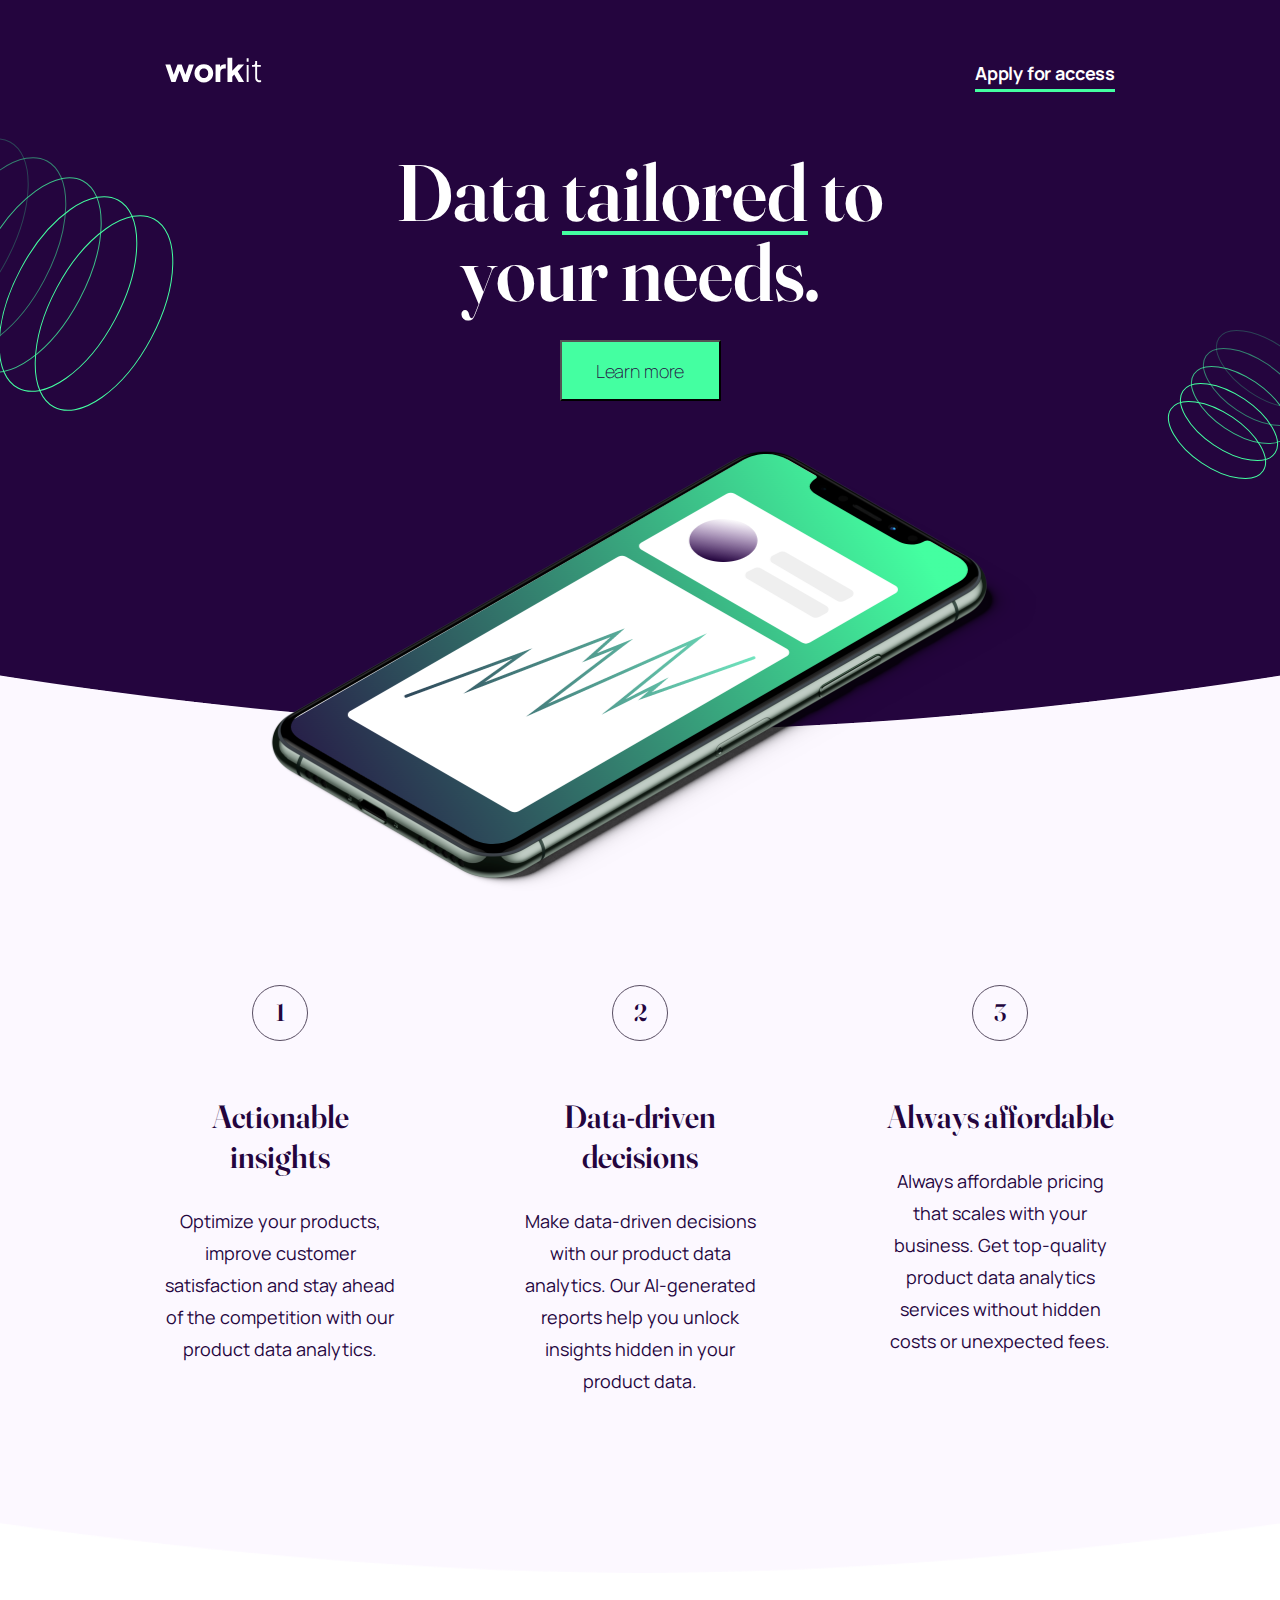
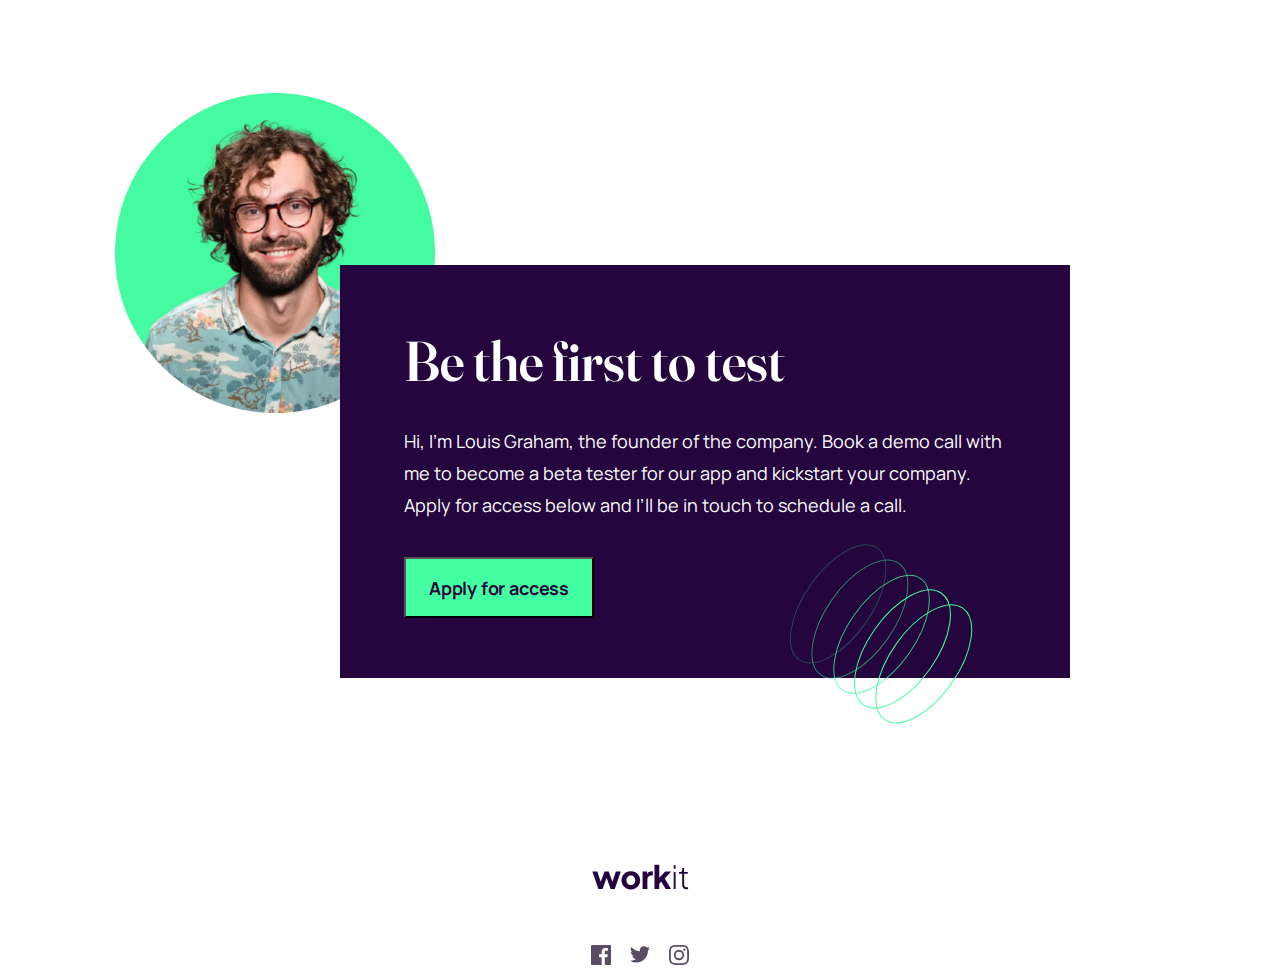
<file: index.html>
<!DOCTYPE html>
<html lang="en">

<head>
  <meta charset="UTF-8">
  <meta name="viewport" content="width=device-width, initial-scale=1.0">

  <link rel="icon" type="image/png" sizes="32x32" href="./assets/images/favicon-32x32.png">
  <link rel="stylesheet" href="/css/bootstrap-reboot.min.css">
  <link rel="preconnect" href="https://fonts.googleapis.com">
  <link rel="preconnect" href="https://fonts.gstatic.com" crossorigin>
  <link rel="stylesheet" href="/css/fonts.css">
  <link href="https://fonts.googleapis.com/css2?family=Fraunces:wght@600&family=Manrope:wght@200;400;700&display=swap"
    rel="stylesheet">

  <link rel="stylesheet" href="/css/style.min.css">
  <title>Frontend Mentor | Workit landing page</title>
</head>

<body>
  <header>
    <div class="top">
      <div class="top_workit">
        <img src="/images/header/logo-light.svg" alt="logo">
      </div>
      <div class="top_apply">
        Apply for access
      </div>
    </div>
    <div class="center">
      <h1>Data <span>tailored</span> to<br class="xs-hidden"> your needs.</h1>
      <button class='center_btn'>Learn more</button>

      <div class="center_img">
        <div class="xs-hidden center_img_left">
          <img src="/images/header/bg-pattern-1.svg" alt="1">
        </div>
        <div class="xs-hidden center_img_right">
          <img src="/images/header/bg-pattern-2.svg" alt="2">
        </div>
        <div class="center_img_phone">
          <img src="/images/header/phone.png" alt=" 1">
        </div>
      </div>

    </div>
  </header>
  <section class="pros">
    <div class="pros_item">
      <div class="pros_item_number">1</div>
      <div class="pros_item_desc">
        <div class="pros_item_desc_header">Actionable insights</div>
        <div class="pros_item_desc_text">Optimize your products, improve customer satisfaction and stay ahead of the
          competition with our product data analytics.</div>
      </div>
    </div>
    <div class="pros_item">
      <div class="pros_item_number">2</div>
      <div class="pros_item_desc">
        <div class="pros_item_desc_header">Data-driven decisions</div>
        <div class="pros_item_desc_text">Make data-driven decisions with our product data analytics. Our AI-generated
          reports help you unlock insights hidden in your product data.</div>
      </div>
    </div>
    <div class="pros_item">
      <div class="pros_item_number">3</div>
      <div class="pros_item_desc">
        <div class="pros_item_desc_header">Always affordable</div>
        <div class="pros_item_desc_text">Always affordable pricing that scales with your business. Get top-quality
          product data analytics services without hidden costs or unexpected fees.</div>
      </div>
    </div>
  </section>
  <section class="test">
    <div class="test_block">
      <div class="test_block_photo">
        <img src="/images/footer/face.webp" alt="">
      </div>
      <div class="test_block_first">
        <div class="test_block_first_header">Be the first to test</div>
        <div class="test_block_first_text">Hi, I'm Louis Graham, the founder of the company. Book a demo call with me to
          become a beta
          tester for our app and kickstart your company. Apply for access below and I’ll be in touch to schedule a call.
        </div>
        <button class="test_block_first_btn">Apply for access</button>
        <div class="test_block_first_img">
          <img src="/images/footer/bg-pattern-3.svg" alt="bg-pattern-3" class="xs-hidden">
        </div>
      </div>
    </div>
    <div class="test_footer">
      <div class="test_footer_logo">
        <img src="/images/footer/logo-dark.svg" alt="logo">
      </div>
      <div class="test_footer_links">
        <a href="#" class="test_footer_links_icon"><img src="/images/footer/icon-facebook.svg" alt=""></a>
        <a href="#" class="test_footer_links_icon"><img src="/images/footer/icon-twitter.svg" alt=""></a>
        <a href="#" class="test_footer_links_icon"><img src="/images/footer/icon-instagram.svg" alt=""></a>
      </div>
    </div>
  </section>
</body>

</html>
</file>
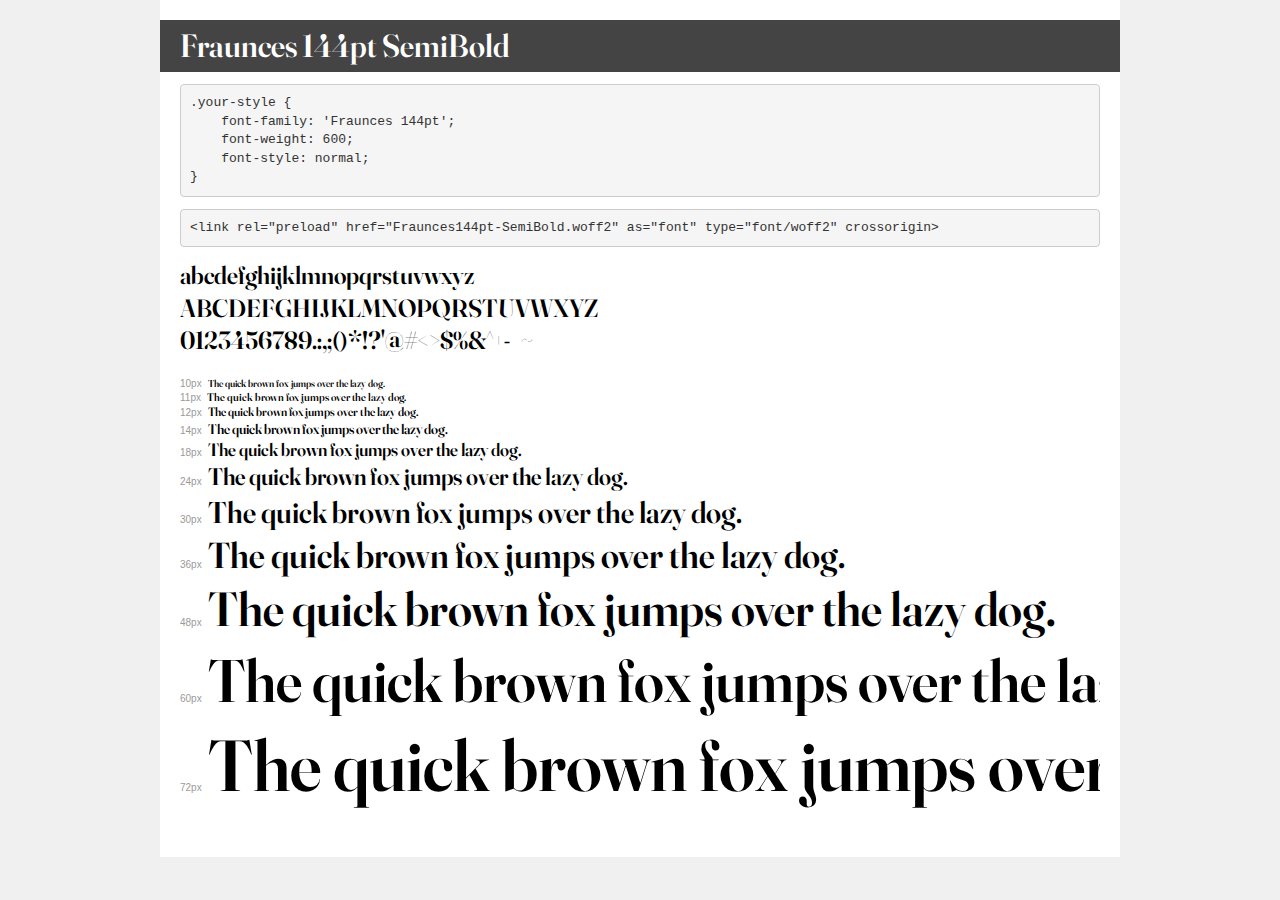
<file: fonts/fraunces/demo.html>
<!DOCTYPE html>
<html lang="en">
<head>
    <meta charset="utf-8">
    <meta http-equiv="X-UA-Compatible" content="IE=edge">
    <meta name="viewport" content="width=device-width, initial-scale=1">
    <meta name="robots" content="noindex, noarchive">
    <meta name="format-detection" content="telephone=no">
    <title>Transfonter demo</title>
    <link href="stylesheet.css" rel="stylesheet">
    <style>
        /*
        http://meyerweb.com/eric/tools/css/reset/
        v2.0 | 20110126
        License: none (public domain)
        */
        html, body, div, span, applet, object, iframe,
        h1, h2, h3, h4, h5, h6, p, blockquote, pre,
        a, abbr, acronym, address, big, cite, code,
        del, dfn, em, img, ins, kbd, q, s, samp,
        small, strike, strong, sub, sup, tt, var,
        b, u, i, center,
        dl, dt, dd, ol, ul, li,
        fieldset, form, label, legend,
        table, caption, tbody, tfoot, thead, tr, th, td,
        article, aside, canvas, details, embed,
        figure, figcaption, footer, header, hgroup,
        menu, nav, output, ruby, section, summary,
        time, mark, audio, video {
            margin: 0;
            padding: 0;
            border: 0;
            font-size: 100%;
            font: inherit;
            vertical-align: baseline;
        }
        /* HTML5 display-role reset for older browsers */
        article, aside, details, figcaption, figure,
        footer, header, hgroup, menu, nav, section {
            display: block;
        }
        body {
            line-height: 1;
        }
        ol, ul {
            list-style: none;
        }
        blockquote, q {
            quotes: none;
        }
        blockquote:before, blockquote:after,
        q:before, q:after {
            content: '';
            content: none;
        }
        table {
            border-collapse: collapse;
            border-spacing: 0;
        }
        /* demo styles */
        body {
            background: #f0f0f0;
            color: #000;
        }
        .page {
            background: #fff;
            width: 920px;
            margin: 0 auto;
            padding: 20px 20px 0 20px;
            overflow: hidden;
        }
        .font-container {
            overflow-x: auto;
            overflow-y: hidden;
            margin-bottom: 40px;
            line-height: 1.3;
            white-space: nowrap;
            padding-bottom: 5px;
        }
        h1 {
            position: relative;
            background: #444;
            font-size: 32px;
            color: #fff;
            padding: 10px 20px;
            margin: 0 -20px 12px -20px;
        }
        .letters {
            font-size: 25px;
            margin-bottom: 20px;
        }
        .s10:before {
            content: '10px';
        }
        .s11:before {
            content: '11px';
        }
        .s12:before {
            content: '12px';
        }
        .s14:before {
            content: '14px';
        }
        .s18:before {
            content: '18px';
        }
        .s24:before {
            content: '24px';
        }
        .s30:before {
            content: '30px';
        }
        .s36:before {
            content: '36px';
        }
        .s48:before {
            content: '48px';
        }
        .s60:before {
            content: '60px';
        }
        .s72:before {
            content: '72px';
        }
        .s10:before, .s11:before, .s12:before, .s14:before,
        .s18:before, .s24:before, .s30:before, .s36:before,
        .s48:before, .s60:before, .s72:before {
            font-family: Arial, sans-serif;
            font-size: 10px;
            font-weight: normal;
            font-style: normal;
            color: #999;
            padding-right: 6px;
        }
        pre {
            display: block;
            padding: 9px;
            margin: 0 0 12px;
            font-family: Monaco, Menlo, Consolas, "Courier New", monospace;
            font-size: 13px;
            line-height: 1.428571429;
            color: #333;
            font-weight: normal;
            font-style: normal;
            background-color: #f5f5f5;
            border: 1px solid #ccc;
            overflow-x: auto;
            border-radius: 4px;
        }
        /* responsive */
        @media (max-width: 959px) {
            .page {
                width: auto;
                margin: 0;
            }
        }
    </style>
</head>
<body>
<div class="page">
    <div class="demo">
        <h1 style="font-family: 'Fraunces 144pt'; font-weight: 600; font-style: normal;">Fraunces 144pt SemiBold</h1>
        <pre title="Usage">.your-style {
    font-family: 'Fraunces 144pt';
    font-weight: 600;
    font-style: normal;
}</pre>
        <pre title="Preload (optional)">
&lt;link rel=&quot;preload&quot; href=&quot;Fraunces144pt-SemiBold.woff2&quot; as=&quot;font&quot; type=&quot;font/woff2&quot; crossorigin&gt;</pre>
        <div class="font-container" style="font-family: 'Fraunces 144pt'; font-weight: 600; font-style: normal;">
            <p class="letters">
                abcdefghijklmnopqrstuvwxyz<br>
ABCDEFGHIJKLMNOPQRSTUVWXYZ<br>
                0123456789.:,;()*!?'@#&lt;&gt;$%&^+-=~
            </p>
            <p class="s10" style="font-size: 10px;">The quick brown fox jumps over the lazy dog.</p>
            <p class="s11" style="font-size: 11px;">The quick brown fox jumps over the lazy dog.</p>
            <p class="s12" style="font-size: 12px;">The quick brown fox jumps over the lazy dog.</p>
            <p class="s14" style="font-size: 14px;">The quick brown fox jumps over the lazy dog.</p>
            <p class="s18" style="font-size: 18px;">The quick brown fox jumps over the lazy dog.</p>
            <p class="s24" style="font-size: 24px;">The quick brown fox jumps over the lazy dog.</p>
            <p class="s30" style="font-size: 30px;">The quick brown fox jumps over the lazy dog.</p>
            <p class="s36" style="font-size: 36px;">The quick brown fox jumps over the lazy dog.</p>
            <p class="s48" style="font-size: 48px;">The quick brown fox jumps over the lazy dog.</p>
            <p class="s60" style="font-size: 60px;">The quick brown fox jumps over the lazy dog.</p>
            <p class="s72" style="font-size: 72px;">The quick brown fox jumps over the lazy dog.</p>
        </div>
    </div>

</div>
</body>
</html>
</file>
<file: css/fonts.css>
@font-face {
    font-family: 'Fraunces 144pt';
    src: local('Fraunces 144pt SemiBold'), local('Fraunces144pt-SemiBold'),
        url('../fonts/fraunces/Fraunces144pt-SemiBold.woff2') format('woff2'),
        url('../fonts/fraunces/Fraunces144pt-SemiBold.woff') format('woff');
    font-weight: 600;
    font-style: normal;
    font-display: swap;
}

@font-face {
    font-family: 'Manrope';
    src: local('Manrope Regular'), local('Manrope-Regular'),
        url('../fonts/manrope/Manrope-Regular.woff2') format('woff2'),
        url('../fonts/manrope/Manrope-Regular.woff') format('woff');
    font-weight: normal;
    font-style: normal;
    font-display: swap;
}
</file>
<file: fonts/fraunces/stylesheet.css>
@font-face {
    font-family: 'Fraunces 144pt';
    src: local('Fraunces 144pt SemiBold'), local('Fraunces144pt-SemiBold'),
        url('Fraunces144pt-SemiBold.woff2') format('woff2'),
        url('Fraunces144pt-SemiBold.woff') format('woff');
    font-weight: 600;
    font-style: normal;
    font-display: swap;
}
</file>
<file: css/style.min.css>
header{background:url("/images/header/bg_purple.png") center bottom/cover no-repeat;padding:57px 165px 0 165px;min-height:730px;position:relative;z-index:10}header .top{display:-webkit-box;display:-ms-flexbox;display:flex;-webkit-box-pack:justify;-ms-flex-pack:justify;justify-content:space-between}header .top_apply{color:#fff;font-family:"Manrope";font-size:18px;font-weight:700;letter-spacing:-0.18px;line-height:32px;border-bottom:3px solid #44ffa1;cursor:pointer}header .top_apply:hover{color:#44ffa1}header .center{margin-top:60px}header .center h1{color:#fff;font-family:"Fraunces 144pt";font-size:80px;font-weight:600;line-height:80px;text-align:center}header .center h1 span{text-decoration:underline;text-decoration-color:#44ffa1;text-decoration-thickness:4px;text-underline-offset:10px}header .center_btn{display:block;margin:0 auto;margin-top:28px;width:161px;height:61px;background-color:#44ffa1;cursor:pointer;color:#24053e;font-family:"Manrope";font-weight:200;font-size:18px;letter-spacing:-0.16px;line-height:32px;text-align:center}header .center_btn:hover{border:2px solid #44ffa1;background:rgba(0,0,0,0);color:#44ffa1}header .center_img_left{position:absolute;top:116px;left:-138px}header .center_img_right{overflow:hidden;position:absolute;top:314px;right:0px}header .center_img_right img{position:relative;right:-48px}header .center_img_phone{position:absolute;left:50%;-webkit-transform:translateX(-48%);transform:translateX(-48%);margin-top:50px}.pros{position:relative;background:url("/images/numbers/bg.png") center bottom/cover no-repeat;min-height:960px;z-index:9;bottom:226px;padding:481px 160px 176px 160px;display:-webkit-box;display:-ms-flexbox;display:flex;-webkit-box-pack:justify;-ms-flex-pack:justify;justify-content:space-between}.pros_item{display:-webkit-box;display:-ms-flexbox;display:flex;-webkit-box-orient:vertical;-webkit-box-direction:normal;-ms-flex-direction:column;flex-direction:column;width:25%}.pros_item_number{font-family:"Fraunces 144pt";margin:0 auto;width:56px;height:56px;border:1px solid #584d62;border-radius:31px;display:-webkit-box;display:-ms-flexbox;display:flex;-webkit-box-pack:center;-ms-flex-pack:center;justify-content:center;-webkit-box-align:center;-ms-flex-align:center;align-items:center;color:#24053e;font-size:24px;font-weight:600;line-height:40px;text-align:center}.pros_item_desc{margin:0 auto;margin-top:56px}.pros_item_desc_header{font-family:"Fraunces 144pt";color:#24053e;font-size:32px;font-weight:600;line-height:40px;text-align:center}.pros_item_desc_text{font-family:"Manrope";margin-top:28px;color:#24053e;font-size:18px;font-weight:400;line-height:32px;text-align:center}.test{min-height:700px;padding:0px 160px 10px 160px;margin:0 auto;margin-top:-106px}.test_block{margin:0 auto;min-height:650px;display:-webkit-box;display:-ms-flexbox;display:flex;-webkit-box-pack:center;-ms-flex-pack:center;justify-content:center}.test_block_photo img{width:477px;height:477px}.test_block_first{width:730px;height:413px;background-color:#24053e;position:relative;bottom:-172px;left:-95px;padding:64px}.test_block_first_header{font-family:"Fraunces 144pt";color:#fff;font-size:56px;font-weight:600;line-height:64px;text-align:left}.test_block_first_text{font-family:"Manrope";margin-top:32px;color:#fff;font-size:18px;font-weight:400;line-height:32px;text-align:left}.test_block_first_btn{font-family:"Manrope";margin-top:36px;width:190px;height:61px;background-color:#44ffa1;color:#24053e;font-size:18px;font-weight:700;letter-spacing:-0.18px;line-height:32px;text-align:center}.test_block_first_btn:hover{border:2px solid #44ffa1;background:rgba(0,0,0,0);color:#44ffa1}.test_block_first_img{width:0%;position:relative;right:-360px;right:-61%;bottom:32%;bottom:90px}.test_footer{margin:0 auto;margin-top:121px;width:116px;height:102px;display:-webkit-box;display:-ms-flexbox;display:flex;-webkit-box-orient:vertical;-webkit-box-direction:normal;-ms-flex-direction:column;flex-direction:column;-webkit-box-pack:justify;-ms-flex-pack:justify;justify-content:space-between}.test_footer_logo{display:-webkit-box;display:-ms-flexbox;display:flex;-ms-flex-pack:distribute;justify-content:space-around;-webkit-box-align:center;-ms-flex-align:center;align-items:center}.test_footer_links{display:-webkit-box;display:-ms-flexbox;display:flex;-ms-flex-pack:distribute;justify-content:space-around;-webkit-box-align:center;-ms-flex-align:center;align-items:center;cursor:pointer}.test_footer_links img:hover{-webkit-filter:brightness(20%);filter:brightness(20%)}@media(max-width: 1345px){.test{padding:0px 80px 10px 80px}.test_block_photo img{width:320px;height:320px}}@media(max-width: 1024px){header{min-height:540px;padding:37px 39px 0 39px}header .top_apply{font-size:16px;line-height:32px}header .center h1{font-size:60px;line-height:60px}header .center_btn{margin-top:32px;font-size:16px;width:133px;height:55px}header .center_img_left{position:absolute;top:71px;left:-227px}header .center_img_right{overflow:hidden;position:absolute;top:250px;right:0px}header .center_img_right img{position:relative;right:-94px}header .center_img_phone img{width:514px;height:287px}.pros{width:auto;min-height:920px;bottom:30px;padding:173px 98px 108px 98px;display:block}.pros_item{-webkit-box-orient:horizontal;-webkit-box-direction:normal;-ms-flex-direction:row;flex-direction:row;-webkit-box-pack:justify;-ms-flex-pack:justify;justify-content:space-between;width:100%;-webkit-box-align:center;-ms-flex-align:center;align-items:center;margin-top:52px}.pros_item_number{margin-right:32px;width:48px;height:46px;font-size:20px;line-height:36px;position:relative;top:12px}.pros_item_desc{width:500px}.pros_item_desc_header{font-size:28px;line-height:36px;text-align:left}.pros_item_desc_text{margin-top:16px;font-size:16px;line-height:28px;text-align:left}.test{width:auto;min-height:930px;padding:100px 40px 120px 39px}.test_block{min-height:526px;display:block;position:relative}.test_block_photo img{width:281px;height:281px}.test_block_first{width:74.5%;height:375px;position:absolute;bottom:0px;left:175px;padding:48px 56px 56px 56px}.test_block_first_header{font-size:48px;line-height:56px}.test_block_first_text{margin-top:24px;font-size:16px;line-height:32px;text-align:left}.test_block_first_btn{width:172px;height:55px;font-size:16px;margin-top:31px}.test_footer{margin-top:80px}}@media(max-width: 730px){.xs-hidden{display:none}header{min-height:482px;padding:37px 16px 0 16px}header .top_apply{line-height:32px}header .center{margin-top:65px}header .center h1{font-size:50px;line-height:50px}header .center_btn{margin-top:34px}header .center_img_phone{margin-top:65px}header .center_img_phone img{width:299px;height:179px}.pros{width:auto;min-height:1071px;bottom:10px;padding:145px 17px 75px 17px}.pros_item{margin-top:44px;-webkit-box-orient:vertical;-webkit-box-direction:normal;-ms-flex-direction:column;flex-direction:column;-webkit-box-align:center;-ms-flex-align:center;align-items:center;-webkit-box-pack:center;-ms-flex-pack:center;justify-content:center}.pros_item_number{position:static;margin:0 auto}.pros_item_desc{margin-top:24px;width:100%;text-align:center}.pros_item_desc_header{text-align:center}.pros_item_desc_text{text-align:center;margin-top:16px}.test{width:auto;min-height:943px;padding:110px 16px 63px 16px}.test_block{position:relative;display:-webkit-box;display:-ms-flexbox;display:flex;-webkit-box-orient:vertical;-webkit-box-direction:normal;-ms-flex-direction:column;flex-direction:column;-webkit-box-align:center;-ms-flex-align:center;align-items:center;-webkit-box-pack:center;-ms-flex-pack:center;justify-content:center}.test_block_first{width:100%;position:relative;left:0px;bottom:53px;padding:32px}.test_block_first_header{font-size:32px;line-height:32px;text-align:center}.test_block_first_text{font-size:16px;text-align:center;line-height:28px}.test_block_first_btn{display:block;margin:0 auto;margin-top:31px;font-size:16px}.test_footer{margin-top:74px}}/*# sourceMappingURL=style.min.css.map */
</file>
